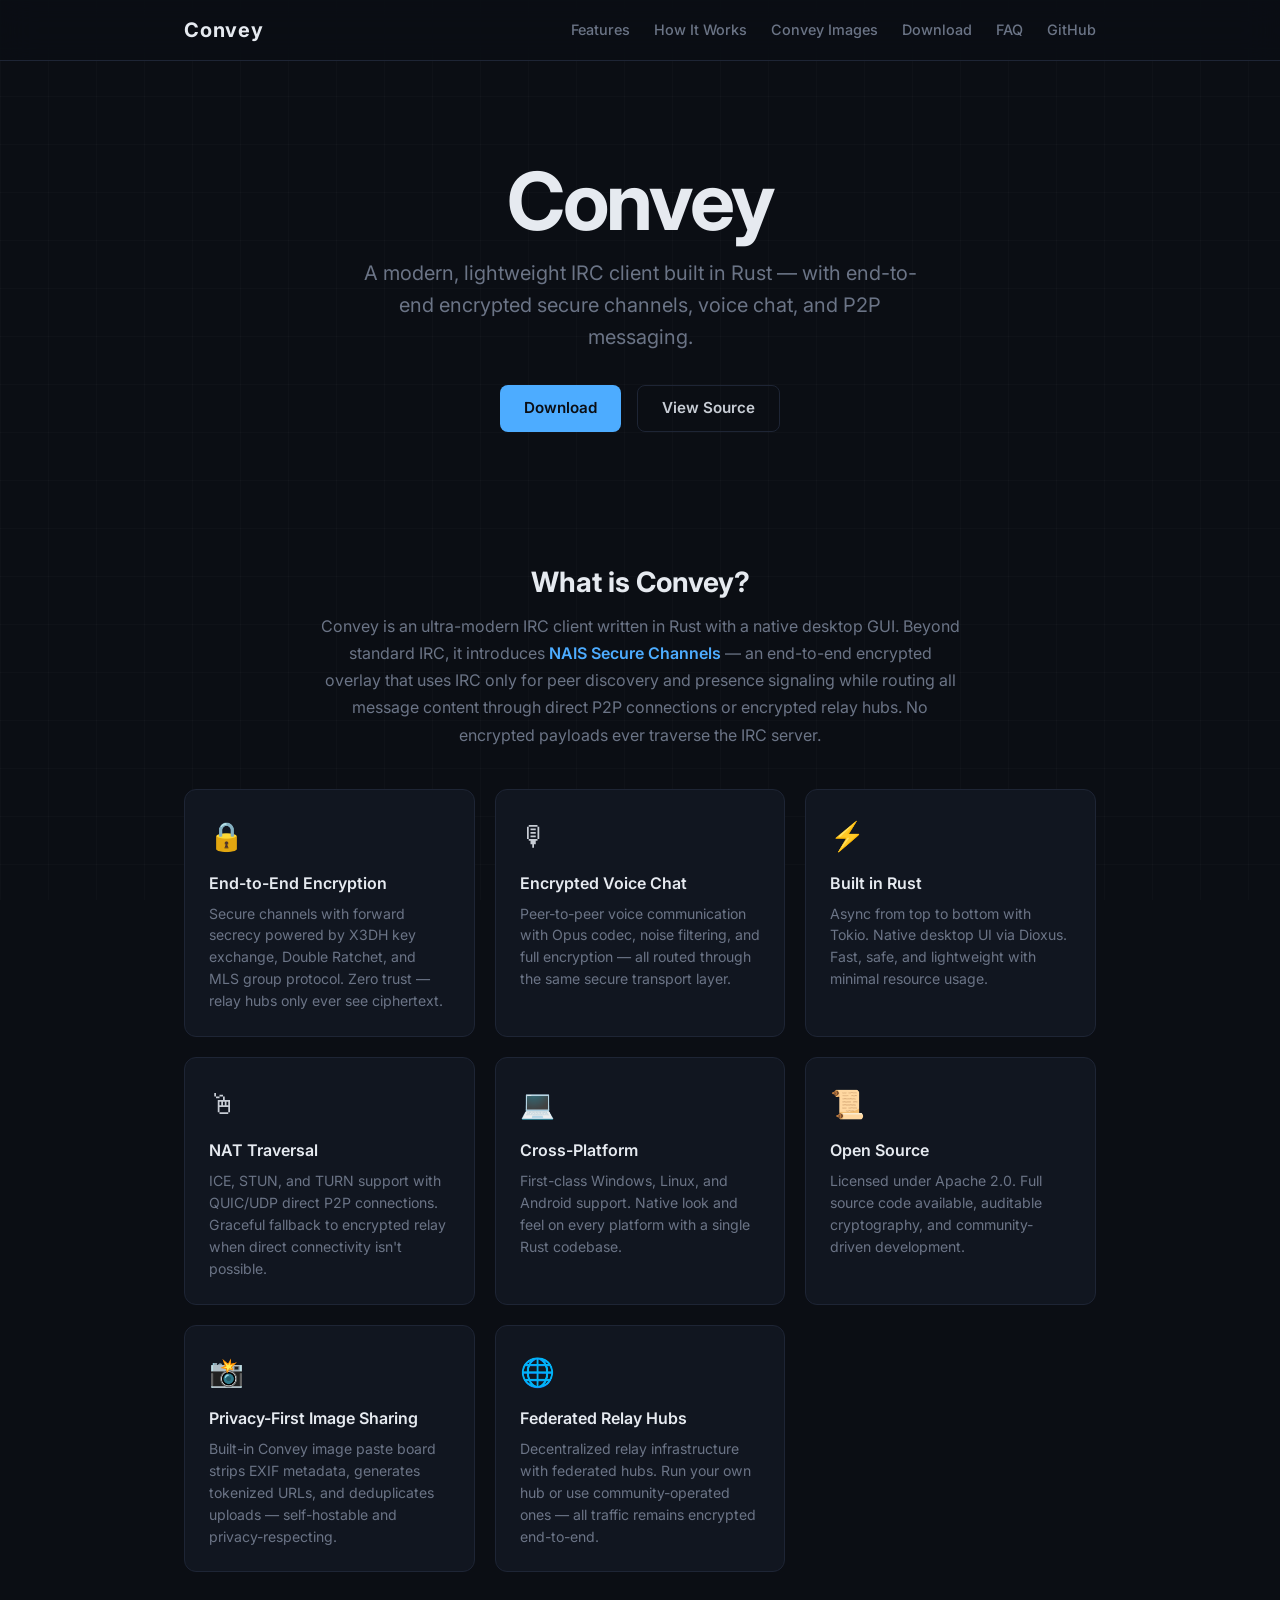
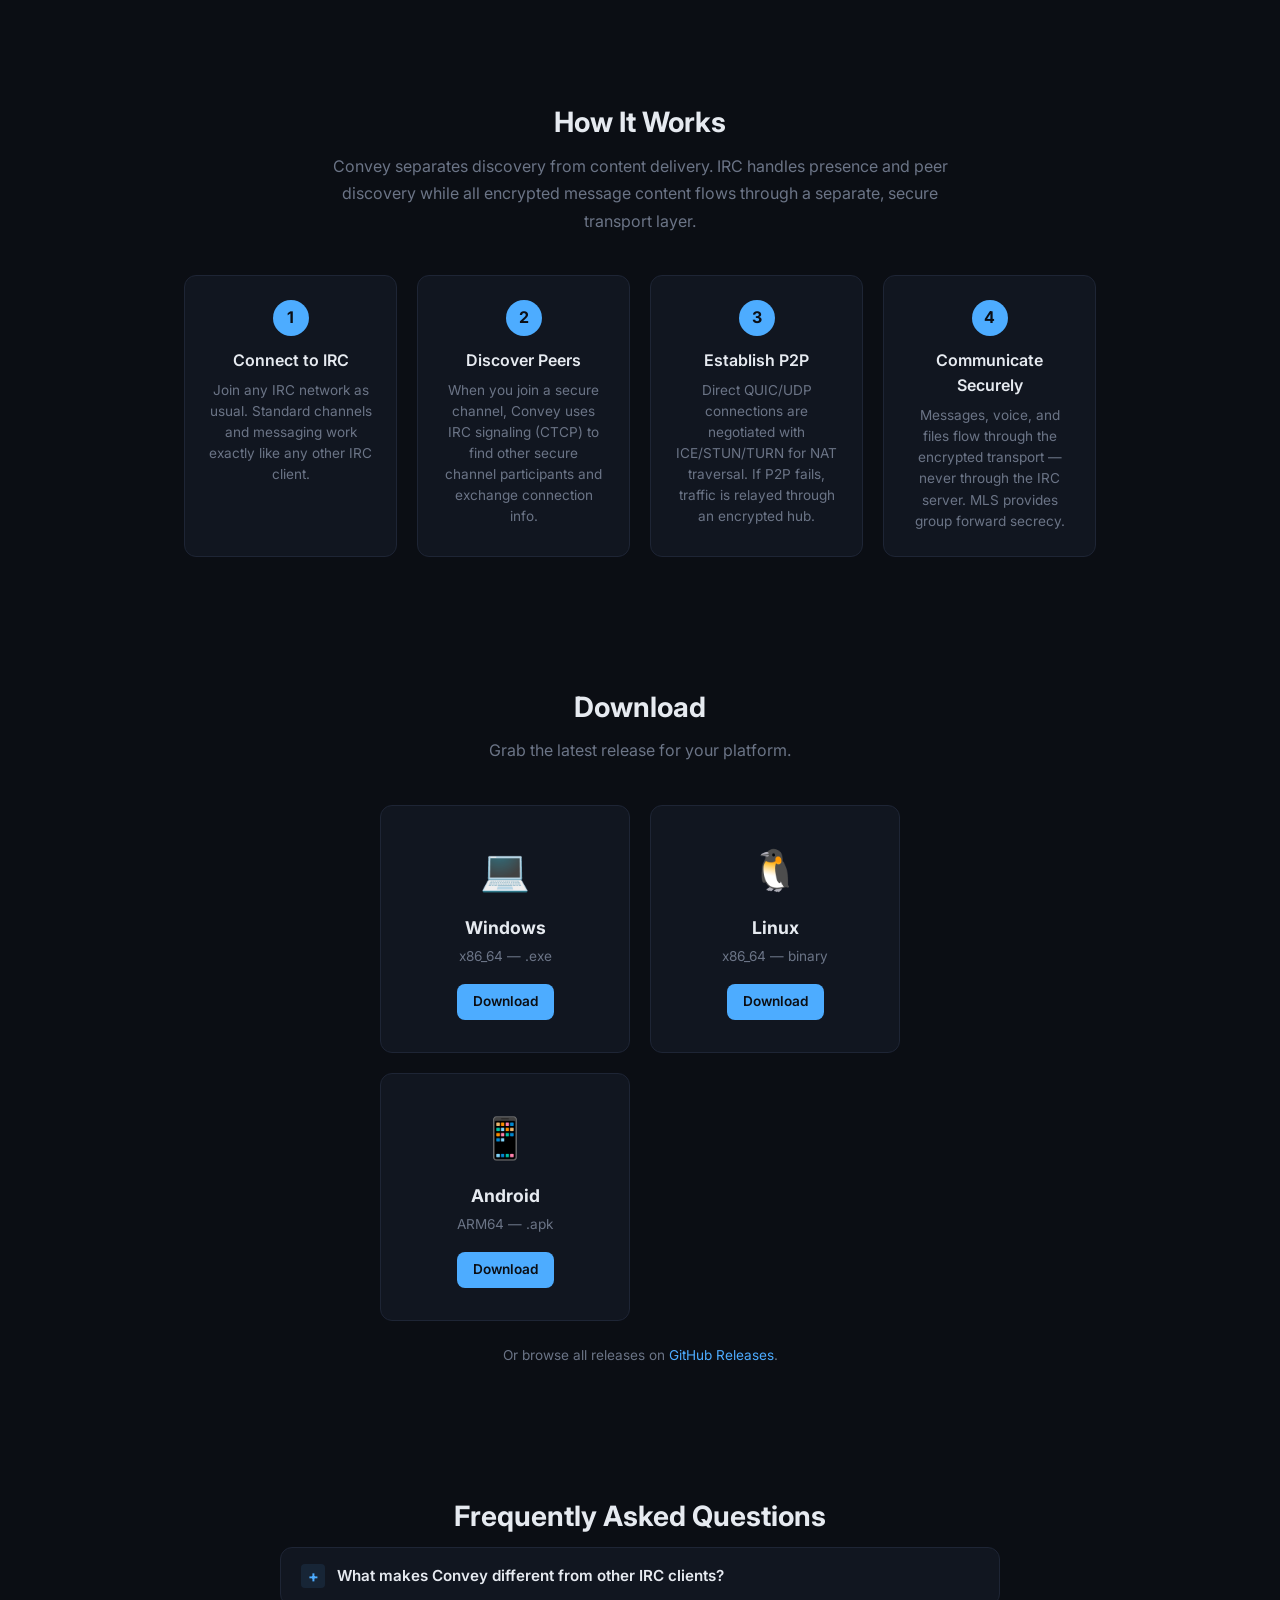
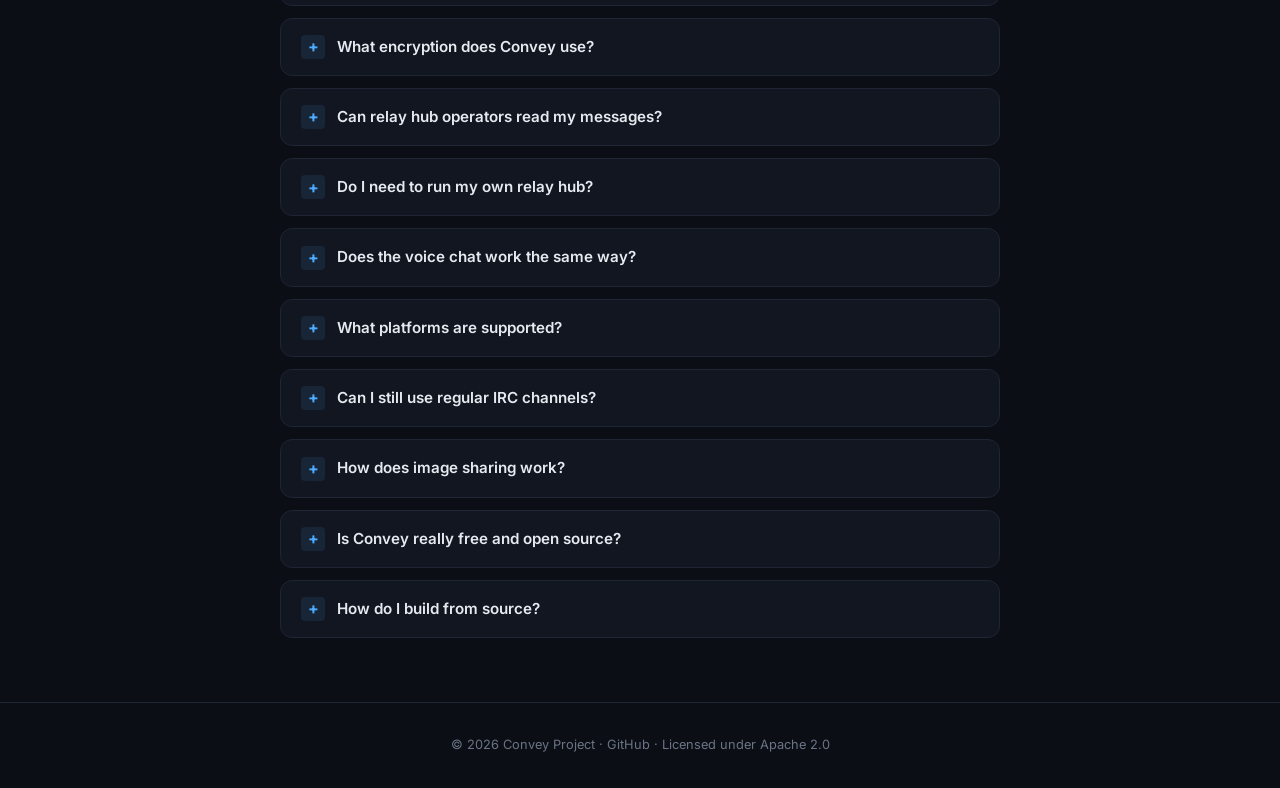
<file: website/index.html>
<!DOCTYPE html>
<html lang="en">
<head>
    <meta charset="UTF-8">
    <meta name="viewport" content="width=device-width, initial-scale=1.0">
    <title>Convey — Modern IRC Client with End-to-End Encrypted Secure Channels</title>
    <meta name="description" content="Convey is a modern, lightweight IRC client built in Rust with end-to-end encrypted secure channels, encrypted voice chat, P2P messaging, and NAT traversal.">

    <!-- Open Graph / Facebook -->
    <meta property="og:type" content="website">
    <meta property="og:title" content="Convey — Modern IRC Client with E2E Encryption">
    <meta property="og:description" content="A modern IRC client built in Rust with end-to-end encrypted secure channels, encrypted voice chat, and peer-to-peer messaging. Open source under Apache 2.0.">
    <meta property="og:image" content="https://github.com/slackin/NAIS/raw/main/website/og-image.png">
    <meta property="og:image:width" content="1200">
    <meta property="og:image:height" content="630">
    <meta property="og:image:alt" content="Convey — Modern IRC client with end-to-end encrypted secure channels">

    <!-- Twitter Card -->
    <meta name="twitter:card" content="summary_large_image">
    <meta name="twitter:title" content="Convey — Modern IRC Client with E2E Encryption">
    <meta name="twitter:description" content="A modern IRC client built in Rust with end-to-end encrypted secure channels, encrypted voice chat, and peer-to-peer messaging.">
    <meta name="twitter:image" content="https://github.com/slackin/NAIS/raw/main/website/og-image.png">
    <meta name="twitter:image:alt" content="Convey — Modern IRC client with end-to-end encrypted secure channels">

    <link rel="icon" href="../images/favicon.ico" type="image/x-icon">
    <link rel="stylesheet" href="style.css">
    <link rel="preconnect" href="https://fonts.googleapis.com">
    <link rel="preconnect" href="https://fonts.gstatic.com" crossorigin>
    <link href="https://fonts.googleapis.com/css2?family=Inter:wght@400;500;600;700&family=JetBrains+Mono:wght@400;500&display=swap" rel="stylesheet">
</head>
<body>
    <div class="bg-grid"></div>

    <header>
        <nav>
            <div class="logo">Convey</div>
            <div class="nav-links">
                <a href="#features">Features</a>
                <a href="#how-it-works">How It Works</a>
                <a href="convey-images.html">Convey Images</a>
                <a href="#download">Download</a>
                <a href="#faq">FAQ</a>
                <a href="https://github.com/slackin/NAIS" target="_blank" rel="noopener">GitHub</a>
            </div>
        </nav>
    </header>

    <main>
        <section class="hero">
            <div class="hero-content">
                <h1>Convey</h1>
                <p class="tagline">A modern, lightweight IRC client built in Rust — with end-to-end encrypted secure channels, voice chat, and P2P messaging.</p>
                <div class="hero-buttons">
                    <a href="#download" class="btn btn-primary">Download</a>
                    <a href="https://github.com/slackin/NAIS" class="btn btn-secondary" target="_blank" rel="noopener">View Source</a>
                </div>
            </div>
        </section>

        <section id="features" class="features">
            <h2>What is Convey?</h2>
            <p class="section-desc">
                Convey is an ultra-modern IRC client written in Rust with a native desktop GUI.
                Beyond standard IRC, it introduces <strong>NAIS Secure Channels</strong> — an
                end-to-end encrypted overlay that uses IRC only for peer discovery and presence
                signaling while routing all message content through direct P2P connections or
                encrypted relay hubs. No encrypted payloads ever traverse the IRC server.
            </p>

            <div class="feature-grid">
                <div class="feature-card">
                    <div class="feature-icon">&#128274;</div>
                    <h3>End-to-End Encryption</h3>
                    <p>Secure channels with forward secrecy powered by X3DH key exchange, Double Ratchet, and MLS group protocol. Zero trust — relay hubs only ever see ciphertext.</p>
                </div>
                <div class="feature-card">
                    <div class="feature-icon">&#127897;</div>
                    <h3>Encrypted Voice Chat</h3>
                    <p>Peer-to-peer voice communication with Opus codec, noise filtering, and full encryption — all routed through the same secure transport layer.</p>
                </div>
                <div class="feature-card">
                    <div class="feature-icon">&#9889;</div>
                    <h3>Built in Rust</h3>
                    <p>Async from top to bottom with Tokio. Native desktop UI via Dioxus. Fast, safe, and lightweight with minimal resource usage.</p>
                </div>
                <div class="feature-card">
                    <div class="feature-icon">&#128433;</div>
                    <h3>NAT Traversal</h3>
                    <p>ICE, STUN, and TURN support with QUIC/UDP direct P2P connections. Graceful fallback to encrypted relay when direct connectivity isn't possible.</p>
                </div>
                <div class="feature-card">
                    <div class="feature-icon">&#128187;</div>
                    <h3>Cross-Platform</h3>
                    <p>First-class Windows, Linux, and Android support. Native look and feel on every platform with a single Rust codebase.</p>
                </div>
                <div class="feature-card">
                    <div class="feature-icon">&#128220;</div>
                    <h3>Open Source</h3>
                    <p>Licensed under Apache 2.0. Full source code available, auditable cryptography, and community-driven development.</p>
                </div>
                <div class="feature-card">
                    <div class="feature-icon">&#128248;</div>
                    <h3>Privacy-First Image Sharing</h3>
                    <p>Built-in Convey image paste board strips EXIF metadata, generates tokenized URLs, and deduplicates uploads — self-hostable and privacy-respecting.</p>
                </div>
                <div class="feature-card">
                    <div class="feature-icon">&#127760;</div>
                    <h3>Federated Relay Hubs</h3>
                    <p>Decentralized relay infrastructure with federated hubs. Run your own hub or use community-operated ones — all traffic remains encrypted end-to-end.</p>
                </div>
            </div>
        </section>

        <section id="how-it-works" class="how-it-works">
            <h2>How It Works</h2>
            <p class="section-desc">
                Convey separates discovery from content delivery. IRC handles presence and peer
                discovery while all encrypted message content flows through a separate, secure transport layer.
            </p>

            <div class="steps-grid">
                <div class="step-card">
                    <div class="step-number">1</div>
                    <h3>Connect to IRC</h3>
                    <p>Join any IRC network as usual. Standard channels and messaging work exactly like any other IRC client.</p>
                </div>
                <div class="step-card">
                    <div class="step-number">2</div>
                    <h3>Discover Peers</h3>
                    <p>When you join a secure channel, Convey uses IRC signaling (CTCP) to find other secure channel participants and exchange connection info.</p>
                </div>
                <div class="step-card">
                    <div class="step-number">3</div>
                    <h3>Establish P2P</h3>
                    <p>Direct QUIC/UDP connections are negotiated with ICE/STUN/TURN for NAT traversal. If P2P fails, traffic is relayed through an encrypted hub.</p>
                </div>
                <div class="step-card">
                    <div class="step-number">4</div>
                    <h3>Communicate Securely</h3>
                    <p>Messages, voice, and files flow through the encrypted transport — never through the IRC server. MLS provides group forward secrecy.</p>
                </div>
            </div>
        </section>

        <section id="download" class="download">
            <h2>Download</h2>
            <p class="section-desc">Grab the latest release for your platform.</p>

            <div class="download-grid">
                <a href="https://github.com/slackin/NAIS/releases/latest/download/nais_client-windows-x86_64.exe" class="download-card">
                    <div class="download-icon">&#128187;</div>
                    <h3>Windows</h3>
                    <p>x86_64 — .exe</p>
                    <span class="btn btn-primary btn-sm">Download</span>
                </a>
                <a href="https://github.com/slackin/NAIS/releases/latest/download/nais_client-linux-x86_64" class="download-card">
                    <div class="download-icon">&#128039;</div>
                    <h3>Linux</h3>
                    <p>x86_64 — binary</p>
                    <span class="btn btn-primary btn-sm">Download</span>
                </a>
                <a href="https://github.com/slackin/NAIS/releases/latest/download/nais_client-android.apk" class="download-card">
                    <div class="download-icon">&#128241;</div>
                    <h3>Android</h3>
                    <p>ARM64 — .apk</p>
                    <span class="btn btn-primary btn-sm">Download</span>
                </a>
            </div>

            <p class="download-note">
                Or browse all releases on <a href="https://github.com/slackin/NAIS/releases" target="_blank" rel="noopener">GitHub Releases</a>.
            </p>
        </section>

        <section id="faq" class="faq">
            <h2>Frequently Asked Questions</h2>

            <div class="faq-list">
                <details class="faq-item">
                    <summary>What makes Convey different from other IRC clients?</summary>
                    <p>Convey layers <strong>NAIS Secure Channels</strong> on top of standard IRC. While you can use it as a regular IRC client, enabling a secure channel creates an encrypted overlay — IRC is only used for peer discovery, and all message content flows through direct P2P connections or encrypted relay hubs. No plaintext ever hits the IRC server for secure channels.</p>
                </details>

                <details class="faq-item">
                    <summary>What encryption does Convey use?</summary>
                    <p>Convey uses a layered encryption approach: <strong>X3DH</strong> (Extended Triple Diffie-Hellman) for initial key exchange, <strong>Double Ratchet</strong> for per-peer forward secrecy, and <strong>MLS</strong> (Messaging Layer Security) for group key management. Transport is secured with <strong>QUIC (TLS 1.3)</strong>. All cryptographic primitives use auditable, well-established libraries: X25519, Ed25519, ChaCha20-Poly1305, and HKDF-SHA256.</p>
                </details>

                <details class="faq-item">
                    <summary>Can relay hub operators read my messages?</summary>
                    <p>No. Relay hubs operate on a <strong>zero-trust</strong> model — they only ever see ciphertext. Messages are encrypted end-to-end before leaving your device. Even if a hub is compromised, past and future messages remain safe thanks to forward secrecy.</p>
                </details>

                <details class="faq-item">
                    <summary>Do I need to run my own relay hub?</summary>
                    <p>No. Convey attempts direct P2P connections first using ICE/STUN/TURN for NAT traversal. Relay hubs are only used as a fallback when direct connectivity isn't possible. You can use community-operated hubs, or run your own — the <a href="https://github.com/slackin/NAIS/tree/main/relay-hub" target="_blank" rel="noopener">relay-hub</a> is included in the source.</p>
                </details>

                <details class="faq-item">
                    <summary>Does the voice chat work the same way?</summary>
                    <p>Yes. Voice chat uses the same encrypted transport as text messages — Opus-encoded audio with noise filtering, fully encrypted and routed through the secure P2P or relay layer. Voice is never sent through the IRC server.</p>
                </details>

                <details class="faq-item">
                    <summary>What platforms are supported?</summary>
                    <p>Convey runs on <strong>Windows</strong> (x86_64), <strong>Linux</strong> (x86_64), and <strong>Android</strong> (ARM64). The UI is built with Dioxus, giving native performance on all platforms from a single Rust codebase.</p>
                </details>

                <details class="faq-item">
                    <summary>Can I still use regular IRC channels?</summary>
                    <p>Absolutely. Convey is a fully-featured IRC client first. Standard IRC channels, private messages, and all the usual IRC features work normally. Secure channels are an opt-in addition — you choose when to use them.</p>
                </details>

                <details class="faq-item">
                    <summary>How does image sharing work?</summary>
                    <p>Convey includes an integrated image paste board service (<strong>Convey Images</strong>) that strips EXIF metadata, generates randomized tokenized URLs, and deduplicates uploads. You can self-host it or use a community instance. Shared images go through the paste board service so they're accessible via URL in both regular and secure channels.</p>
                </details>

                <details class="faq-item">
                    <summary>Is Convey really free and open source?</summary>
                    <p>Yes. Convey is licensed under <strong>Apache 2.0</strong>. The full source code — including the client, relay hub, secure channel service, and image paste board — is available on <a href="https://github.com/slackin/NAIS" target="_blank" rel="noopener">GitHub</a>. All cryptography is auditable and uses well-known libraries.</p>
                </details>

                <details class="faq-item">
                    <summary>How do I build from source?</summary>
                    <p>Clone the repository and run <code>cargo build --release</code>. Convey is a standard Rust project with a Cargo workspace. See the <a href="https://github.com/slackin/NAIS" target="_blank" rel="noopener">README</a> for detailed build instructions and dependencies.</p>
                </details>
            </div>
        </section>
    </main>

    <footer>
        <p>&copy; 2026 Convey Project &middot; <a href="https://github.com/slackin/NAIS" target="_blank" rel="noopener">GitHub</a> &middot; Licensed under Apache 2.0</p>
    </footer>
</body>
</html>
</file>
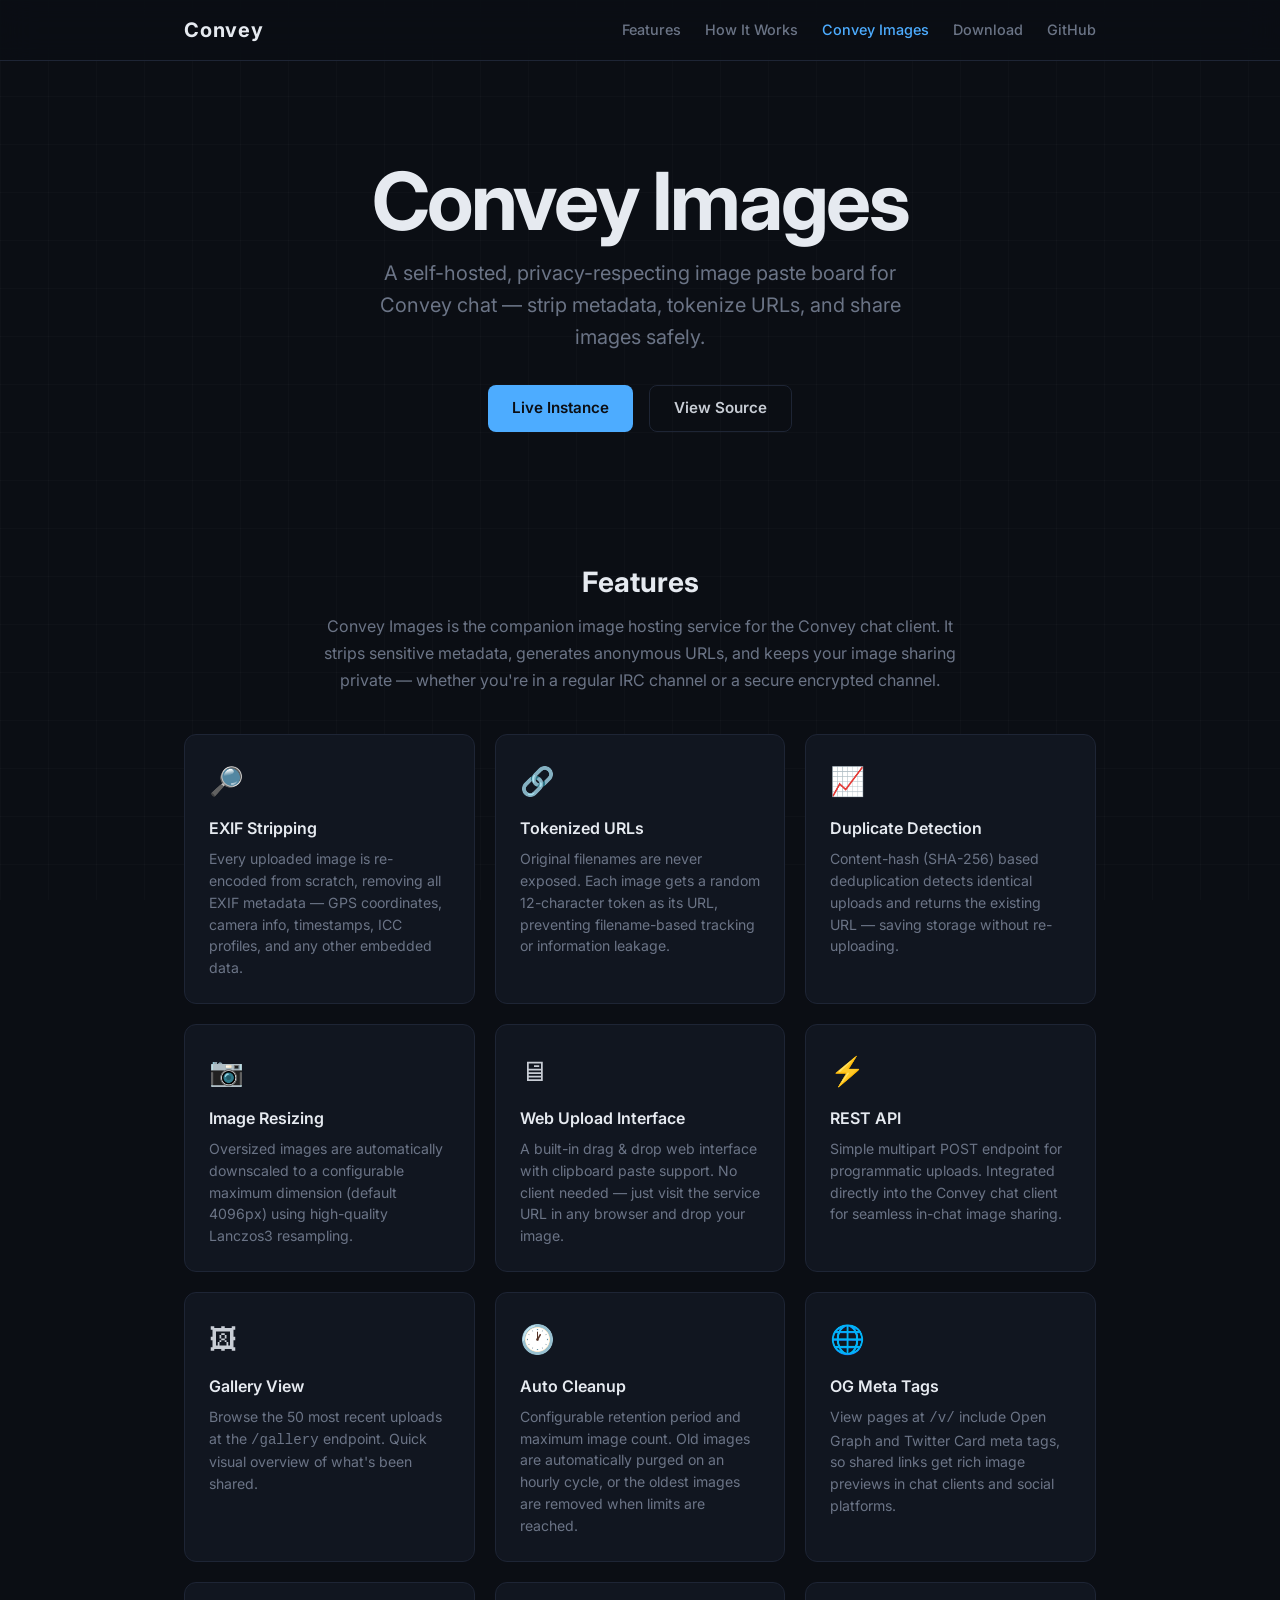
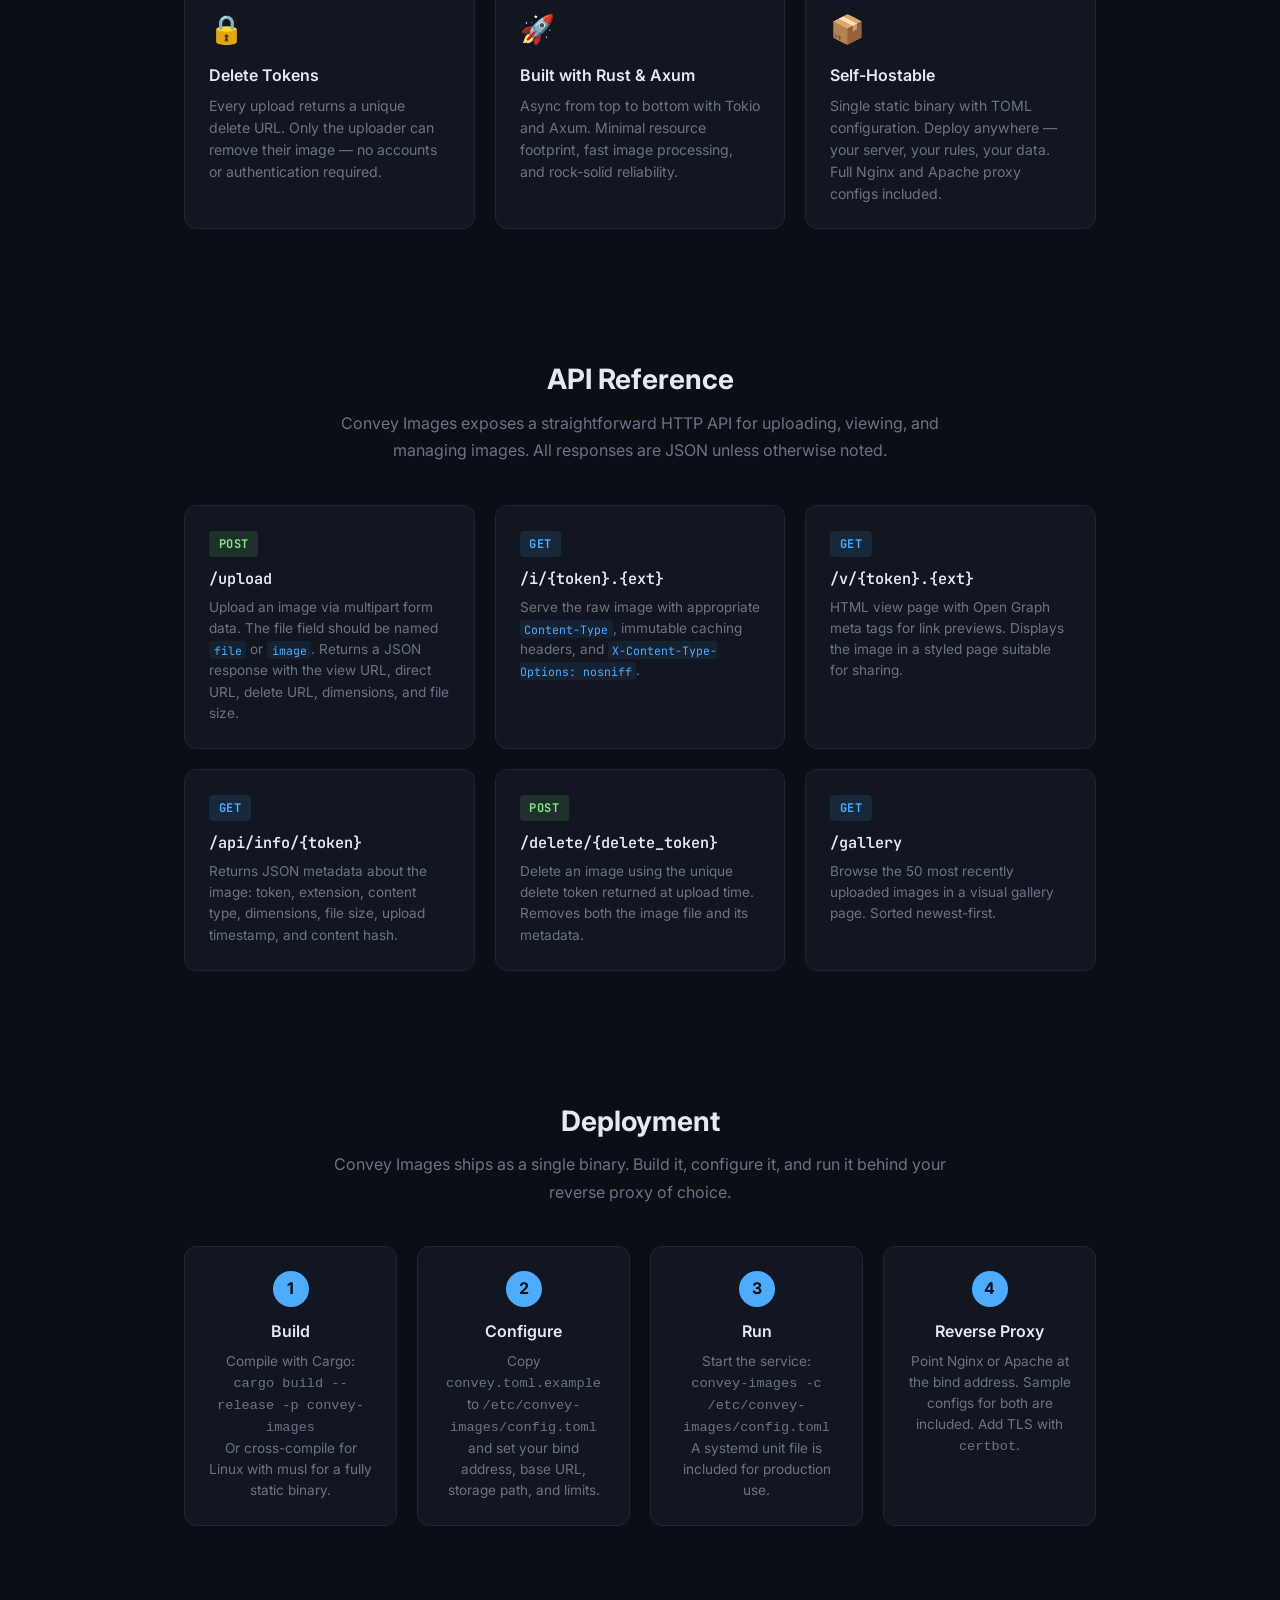
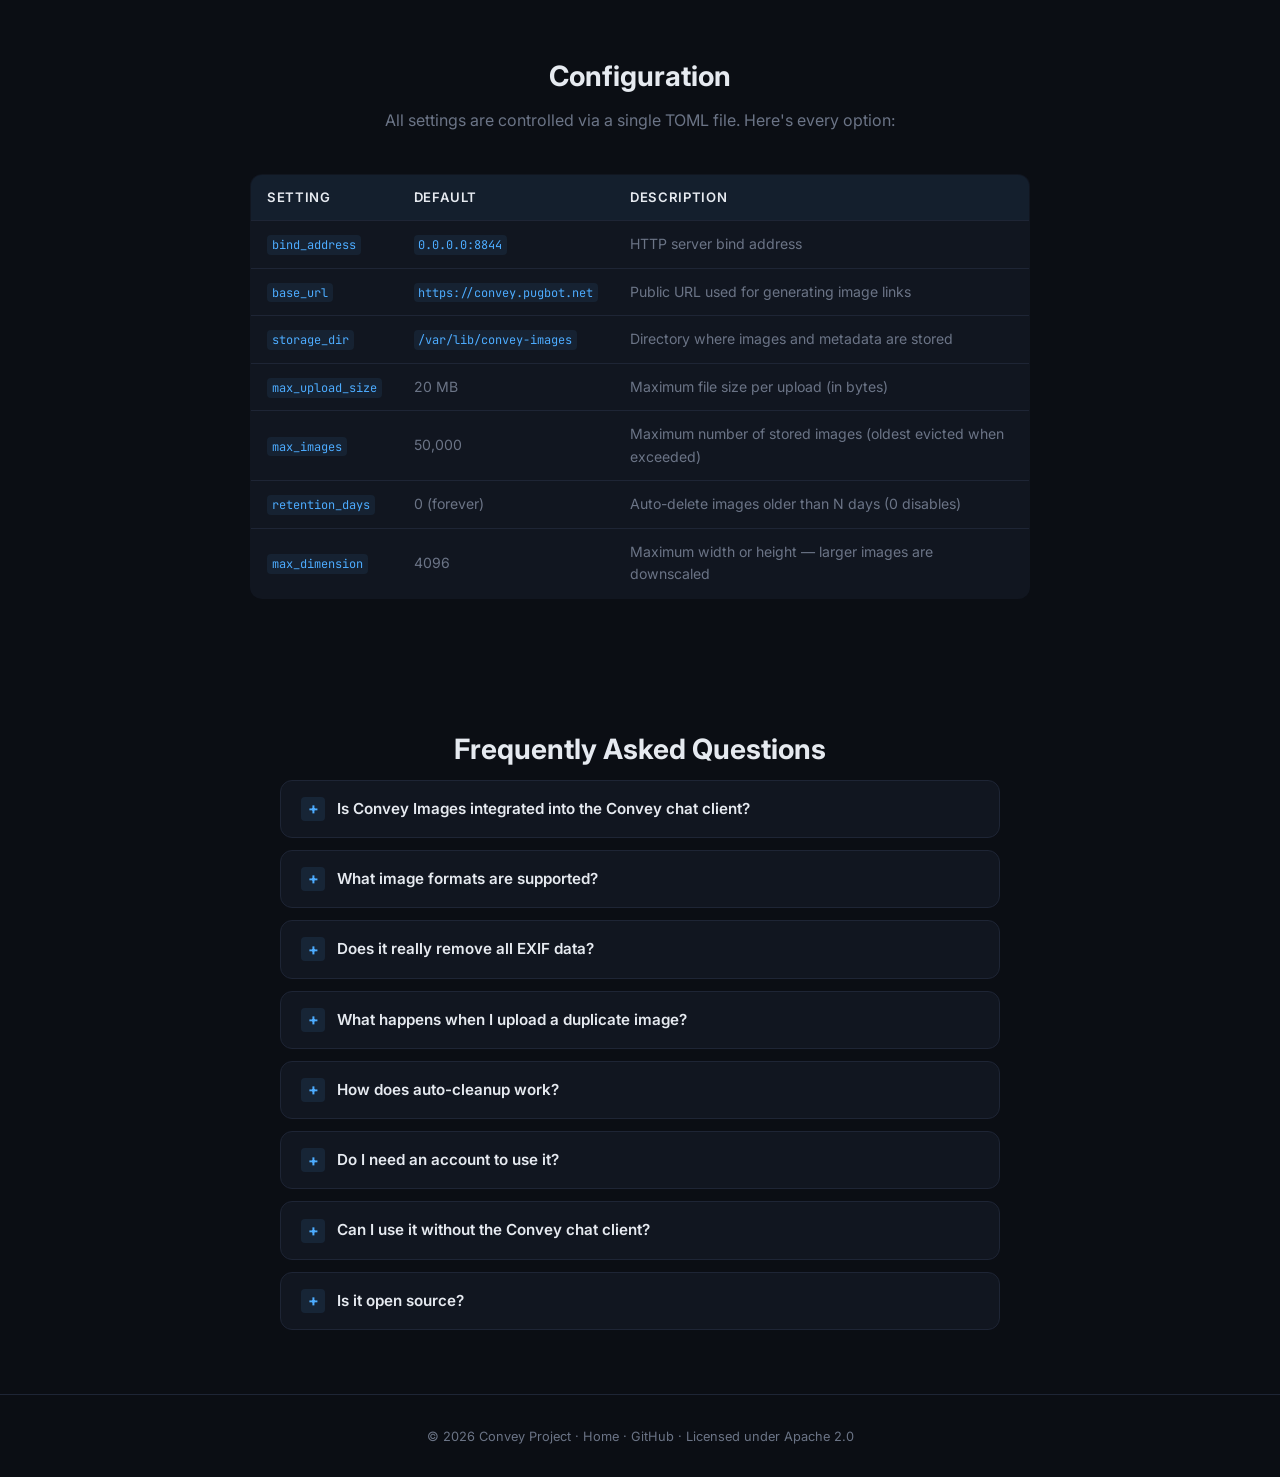
<file: website/convey-images.html>
<!DOCTYPE html>
<html lang="en">
<head>
    <meta charset="UTF-8">
    <meta name="viewport" content="width=device-width, initial-scale=1.0">
    <title>Convey Images — Privacy-Respecting Image Hosting for Convey Chat</title>
    <meta name="description" content="Convey Images is a self-hosted, privacy-first image paste board with EXIF stripping, tokenized URLs, duplicate detection, and automatic cleanup.">

    <!-- Open Graph / Facebook -->
    <meta property="og:type" content="website">
    <meta property="og:title" content="Convey Images — Privacy-Respecting Image Hosting">
    <meta property="og:description" content="Self-hosted image paste board with EXIF stripping, tokenized URLs, duplicate detection, and auto cleanup. Built in Rust with Axum.">
    <meta property="og:image" content="https://github.com/slackin/NAIS/raw/main/website/og-image.png">

    <!-- Twitter Card -->
    <meta name="twitter:card" content="summary_large_image">
    <meta name="twitter:title" content="Convey Images — Privacy-Respecting Image Hosting">
    <meta name="twitter:description" content="Self-hosted image paste board with EXIF stripping, tokenized URLs, duplicate detection, and auto cleanup. Built in Rust with Axum.">
    <meta name="twitter:image" content="https://github.com/slackin/NAIS/raw/main/website/og-image.png">

    <link rel="icon" href="../images/favicon.ico" type="image/x-icon">
    <link rel="stylesheet" href="style.css">
    <link rel="preconnect" href="https://fonts.googleapis.com">
    <link rel="preconnect" href="https://fonts.gstatic.com" crossorigin>
    <link href="https://fonts.googleapis.com/css2?family=Inter:wght@400;500;600;700&family=JetBrains+Mono:wght@400;500&display=swap" rel="stylesheet">
</head>
<body>
    <div class="bg-grid"></div>

    <header>
        <nav>
            <a href="index.html" class="logo">Convey</a>
            <div class="nav-links">
                <a href="index.html#features">Features</a>
                <a href="index.html#how-it-works">How It Works</a>
                <a href="convey-images.html" class="nav-active">Convey Images</a>
                <a href="index.html#download">Download</a>
                <a href="https://github.com/slackin/NAIS" target="_blank" rel="noopener">GitHub</a>
            </div>
        </nav>
    </header>

    <main>
        <section class="hero">
            <div class="hero-content">
                <h1>Convey Images</h1>
                <p class="tagline">A self-hosted, privacy-respecting image paste board for Convey chat — strip metadata, tokenize URLs, and share images safely.</p>
                <div class="hero-buttons">
                    <a href="https://convey.pugbot.net" class="btn btn-primary" target="_blank" rel="noopener">Live Instance</a>
                    <a href="https://github.com/slackin/NAIS/tree/main/convey" class="btn btn-secondary" target="_blank" rel="noopener">View Source</a>
                </div>
            </div>
        </section>

        <section id="features" class="features">
            <h2>Features</h2>
            <p class="section-desc">
                Convey Images is the companion image hosting service for the Convey chat client.
                It strips sensitive metadata, generates anonymous URLs, and keeps your image sharing private —
                whether you're in a regular IRC channel or a secure encrypted channel.
            </p>

            <div class="feature-grid">
                <div class="feature-card">
                    <div class="feature-icon">&#128270;</div>
                    <h3>EXIF Stripping</h3>
                    <p>Every uploaded image is re-encoded from scratch, removing all EXIF metadata — GPS coordinates, camera info, timestamps, ICC profiles, and any other embedded data.</p>
                </div>
                <div class="feature-card">
                    <div class="feature-icon">&#128279;</div>
                    <h3>Tokenized URLs</h3>
                    <p>Original filenames are never exposed. Each image gets a random 12-character token as its URL, preventing filename-based tracking or information leakage.</p>
                </div>
                <div class="feature-card">
                    <div class="feature-icon">&#128200;</div>
                    <h3>Duplicate Detection</h3>
                    <p>Content-hash (SHA-256) based deduplication detects identical uploads and returns the existing URL — saving storage without re-uploading.</p>
                </div>
                <div class="feature-card">
                    <div class="feature-icon">&#128247;</div>
                    <h3>Image Resizing</h3>
                    <p>Oversized images are automatically downscaled to a configurable maximum dimension (default 4096px) using high-quality Lanczos3 resampling.</p>
                </div>
                <div class="feature-card">
                    <div class="feature-icon">&#128421;</div>
                    <h3>Web Upload Interface</h3>
                    <p>A built-in drag & drop web interface with clipboard paste support. No client needed — just visit the service URL in any browser and drop your image.</p>
                </div>
                <div class="feature-card">
                    <div class="feature-icon">&#9889;</div>
                    <h3>REST API</h3>
                    <p>Simple multipart POST endpoint for programmatic uploads. Integrated directly into the Convey chat client for seamless in-chat image sharing.</p>
                </div>
                <div class="feature-card">
                    <div class="feature-icon">&#128444;</div>
                    <h3>Gallery View</h3>
                    <p>Browse the 50 most recent uploads at the <code>/gallery</code> endpoint. Quick visual overview of what's been shared.</p>
                </div>
                <div class="feature-card">
                    <div class="feature-icon">&#128336;</div>
                    <h3>Auto Cleanup</h3>
                    <p>Configurable retention period and maximum image count. Old images are automatically purged on an hourly cycle, or the oldest images are removed when limits are reached.</p>
                </div>
                <div class="feature-card">
                    <div class="feature-icon">&#127760;</div>
                    <h3>OG Meta Tags</h3>
                    <p>View pages at <code>/v/</code> include Open Graph and Twitter Card meta tags, so shared links get rich image previews in chat clients and social platforms.</p>
                </div>
                <div class="feature-card">
                    <div class="feature-icon">&#128274;</div>
                    <h3>Delete Tokens</h3>
                    <p>Every upload returns a unique delete URL. Only the uploader can remove their image — no accounts or authentication required.</p>
                </div>
                <div class="feature-card">
                    <div class="feature-icon">&#128640;</div>
                    <h3>Built with Rust &amp; Axum</h3>
                    <p>Async from top to bottom with Tokio and Axum. Minimal resource footprint, fast image processing, and rock-solid reliability.</p>
                </div>
                <div class="feature-card">
                    <div class="feature-icon">&#128230;</div>
                    <h3>Self-Hostable</h3>
                    <p>Single static binary with TOML configuration. Deploy anywhere — your server, your rules, your data. Full Nginx and Apache proxy configs included.</p>
                </div>
            </div>
        </section>

        <section id="api" class="how-it-works">
            <h2>API Reference</h2>
            <p class="section-desc">
                Convey Images exposes a straightforward HTTP API for uploading, viewing, and managing images.
                All responses are JSON unless otherwise noted.
            </p>

            <div class="api-grid">
                <div class="api-card">
                    <div class="api-method post">POST</div>
                    <h3>/upload</h3>
                    <p>Upload an image via multipart form data. The file field should be named <code>file</code> or <code>image</code>. Returns a JSON response with the view URL, direct URL, delete URL, dimensions, and file size.</p>
                </div>
                <div class="api-card">
                    <div class="api-method get">GET</div>
                    <h3>/i/{token}.{ext}</h3>
                    <p>Serve the raw image with appropriate <code>Content-Type</code>, immutable caching headers, and <code>X-Content-Type-Options: nosniff</code>.</p>
                </div>
                <div class="api-card">
                    <div class="api-method get">GET</div>
                    <h3>/v/{token}.{ext}</h3>
                    <p>HTML view page with Open Graph meta tags for link previews. Displays the image in a styled page suitable for sharing.</p>
                </div>
                <div class="api-card">
                    <div class="api-method get">GET</div>
                    <h3>/api/info/{token}</h3>
                    <p>Returns JSON metadata about the image: token, extension, content type, dimensions, file size, upload timestamp, and content hash.</p>
                </div>
                <div class="api-card">
                    <div class="api-method post">POST</div>
                    <h3>/delete/{delete_token}</h3>
                    <p>Delete an image using the unique delete token returned at upload time. Removes both the image file and its metadata.</p>
                </div>
                <div class="api-card">
                    <div class="api-method get">GET</div>
                    <h3>/gallery</h3>
                    <p>Browse the 50 most recently uploaded images in a visual gallery page. Sorted newest-first.</p>
                </div>
            </div>
        </section>

        <section id="deploy" class="features">
            <h2>Deployment</h2>
            <p class="section-desc">
                Convey Images ships as a single binary. Build it, configure it, and run it behind your reverse proxy of choice.
            </p>

            <div class="steps-grid">
                <div class="step-card">
                    <div class="step-number">1</div>
                    <h3>Build</h3>
                    <p>Compile with Cargo:<br><code>cargo build --release -p convey-images</code><br>Or cross-compile for Linux with musl for a fully static binary.</p>
                </div>
                <div class="step-card">
                    <div class="step-number">2</div>
                    <h3>Configure</h3>
                    <p>Copy <code>convey.toml.example</code> to <code>/etc/convey-images/config.toml</code> and set your bind address, base URL, storage path, and limits.</p>
                </div>
                <div class="step-card">
                    <div class="step-number">3</div>
                    <h3>Run</h3>
                    <p>Start the service:<br><code>convey-images -c /etc/convey-images/config.toml</code><br>A systemd unit file is included for production use.</p>
                </div>
                <div class="step-card">
                    <div class="step-number">4</div>
                    <h3>Reverse Proxy</h3>
                    <p>Point Nginx or Apache at the bind address. Sample configs for both are included. Add TLS with <code>certbot</code>.</p>
                </div>
            </div>
        </section>

        <section id="config" class="faq">
            <h2>Configuration</h2>
            <p class="section-desc">
                All settings are controlled via a single TOML file. Here's every option:
            </p>

            <div class="config-table-wrap">
                <table class="config-table">
                    <thead>
                        <tr>
                            <th>Setting</th>
                            <th>Default</th>
                            <th>Description</th>
                        </tr>
                    </thead>
                    <tbody>
                        <tr>
                            <td><code>bind_address</code></td>
                            <td><code>0.0.0.0:8844</code></td>
                            <td>HTTP server bind address</td>
                        </tr>
                        <tr>
                            <td><code>base_url</code></td>
                            <td><code>https://convey.pugbot.net</code></td>
                            <td>Public URL used for generating image links</td>
                        </tr>
                        <tr>
                            <td><code>storage_dir</code></td>
                            <td><code>/var/lib/convey-images</code></td>
                            <td>Directory where images and metadata are stored</td>
                        </tr>
                        <tr>
                            <td><code>max_upload_size</code></td>
                            <td>20 MB</td>
                            <td>Maximum file size per upload (in bytes)</td>
                        </tr>
                        <tr>
                            <td><code>max_images</code></td>
                            <td>50,000</td>
                            <td>Maximum number of stored images (oldest evicted when exceeded)</td>
                        </tr>
                        <tr>
                            <td><code>retention_days</code></td>
                            <td>0 (forever)</td>
                            <td>Auto-delete images older than N days (0 disables)</td>
                        </tr>
                        <tr>
                            <td><code>max_dimension</code></td>
                            <td>4096</td>
                            <td>Maximum width or height — larger images are downscaled</td>
                        </tr>
                    </tbody>
                </table>
            </div>
        </section>

        <section id="faq-ci" class="faq">
            <h2>Frequently Asked Questions</h2>

            <div class="faq-list">
                <details class="faq-item">
                    <summary>Is Convey Images integrated into the Convey chat client?</summary>
                    <p>Yes. When you paste or attach an image in Convey, the client uploads it to your configured Convey Images instance via the <code>POST /upload</code> API and automatically shares the resulting URL in chat.</p>
                </details>

                <details class="faq-item">
                    <summary>What image formats are supported?</summary>
                    <p>JPEG, PNG, GIF, and WebP are all accepted. GIF and WebP images are re-encoded as PNG to ensure complete metadata stripping. JPEG images are re-encoded as JPEG.</p>
                </details>

                <details class="faq-item">
                    <summary>Does it really remove all EXIF data?</summary>
                    <p>Yes. Images are fully decoded and then re-encoded from the raw pixel data. This removes <strong>all</strong> embedded metadata — EXIF, GPS coordinates, camera make/model, timestamps, ICC color profiles, and any other chunks. Nothing survives re-encoding.</p>
                </details>

                <details class="faq-item">
                    <summary>What happens when I upload a duplicate image?</summary>
                    <p>Convey Images computes a SHA-256 hash of the processed image. If an identical image already exists, it returns the existing URL instead of creating a new entry — saving storage space and bandwidth.</p>
                </details>

                <details class="faq-item">
                    <summary>How does auto-cleanup work?</summary>
                    <p>If <code>retention_days</code> is set (non-zero), a background task runs every hour and deletes images older than the configured retention period. Additionally, when <code>max_images</code> is reached, the oldest image is removed to make room for new uploads.</p>
                </details>

                <details class="faq-item">
                    <summary>Do I need an account to use it?</summary>
                    <p>No. Convey Images requires no authentication for uploading or viewing. Each upload returns a unique delete token that only the uploader receives — that's the only way to remove an image.</p>
                </details>

                <details class="faq-item">
                    <summary>Can I use it without the Convey chat client?</summary>
                    <p>Absolutely. The web interface supports drag & drop, file picker, and clipboard paste. You can also use any HTTP client or <code>curl</code> to upload via the API:<br><code>curl -F "file=@photo.jpg" https://convey.pugbot.net/upload</code></p>
                </details>

                <details class="faq-item">
                    <summary>Is it open source?</summary>
                    <p>Yes. Convey Images is part of the <a href="https://github.com/slackin/NAIS" target="_blank" rel="noopener">NAIS project</a>, licensed under <strong>Apache 2.0</strong>. The full source is in the <a href="https://github.com/slackin/NAIS/tree/main/convey" target="_blank" rel="noopener">convey/</a> directory.</p>
                </details>
            </div>
        </section>
    </main>

    <footer>
        <p>&copy; 2026 Convey Project &middot; <a href="index.html">Home</a> &middot; <a href="https://github.com/slackin/NAIS" target="_blank" rel="noopener">GitHub</a> &middot; Licensed under Apache 2.0</p>
    </footer>
</body>
</html>
</file>
<file: website/style.css>
/* ── Reset & Base ── */
*, *::before, *::after { margin: 0; padding: 0; box-sizing: border-box; }

:root {
    --bg:          #0b0e14;
    --bg-card:     #111620;
    --bg-card-hover: #161c28;
    --border:      #1e2535;
    --text:        #c8cdd5;
    --text-muted:  #6b7486;
    --heading:     #e6eaf0;
    --accent:      #4dacff;
    --accent-dim:  #2a6fb5;
    --accent-glow: rgba(77, 172, 255, .15);
    --radius:      12px;
    --radius-sm:   8px;
    --font-sans:   'Inter', -apple-system, BlinkMacSystemFont, 'Segoe UI', sans-serif;
    --font-mono:   'JetBrains Mono', 'Fira Code', monospace;
}

html { scroll-behavior: smooth; }

body {
    font-family: var(--font-sans);
    background: var(--bg);
    color: var(--text);
    line-height: 1.6;
    overflow-x: hidden;
    -webkit-font-smoothing: antialiased;
}

a { color: var(--accent); text-decoration: none; transition: color .2s; }
a:hover { color: #7cc4ff; }

/* ── Subtle grid background ── */
.bg-grid {
    position: fixed; inset: 0; z-index: -1; pointer-events: none;
    background-image:
        linear-gradient(rgba(255,255,255,.02) 1px, transparent 1px),
        linear-gradient(90deg, rgba(255,255,255,.02) 1px, transparent 1px);
    background-size: 48px 48px;
}

/* ── Navigation ── */
header {
    position: sticky; top: 0; z-index: 100;
    backdrop-filter: blur(16px);
    background: rgba(11, 14, 20, .8);
    border-bottom: 1px solid var(--border);
}

nav {
    max-width: 960px;
    margin: 0 auto;
    padding: 0 1.5rem;
    height: 60px;
    display: flex;
    align-items: center;
    justify-content: space-between;
}

.logo {
    font-weight: 700;
    font-size: 1.25rem;
    color: var(--heading);
    letter-spacing: .04em;
}

.nav-links { display: flex; gap: 1.5rem; }
.nav-links a { color: var(--text-muted); font-size: .9rem; font-weight: 500; }
.nav-links a:hover { color: var(--heading); }

/* ── Buttons ── */
.btn {
    display: inline-flex;
    align-items: center;
    justify-content: center;
    padding: .65rem 1.5rem;
    border-radius: var(--radius-sm);
    font-weight: 600;
    font-size: .95rem;
    transition: all .2s;
    cursor: pointer;
    border: none;
    text-decoration: none;
}

.btn-primary {
    background: var(--accent);
    color: var(--bg);
}
.btn-primary:hover {
    background: #7cc4ff;
    color: var(--bg);
    box-shadow: 0 0 24px var(--accent-glow);
}

.btn-secondary {
    background: transparent;
    color: var(--text);
    border: 1px solid var(--border);
}
.btn-secondary:hover {
    border-color: var(--accent-dim);
    color: var(--heading);
}

.btn-sm { padding: .45rem 1rem; font-size: .85rem; }

/* ── Hero ── */
.hero {
    max-width: 960px;
    margin: 0 auto;
    padding: 6rem 1.5rem 4rem;
    text-align: center;
}

.hero h1 {
    font-size: clamp(3rem, 8vw, 5rem);
    font-weight: 700;
    color: var(--heading);
    letter-spacing: -.03em;
    line-height: 1.1;
    margin-bottom: .75rem;
}

.tagline {
    font-size: clamp(1rem, 2.5vw, 1.25rem);
    color: var(--text-muted);
    max-width: 560px;
    margin: 0 auto 2rem;
}

.hero-buttons { display: flex; gap: 1rem; justify-content: center; flex-wrap: wrap; }

/* ── Section shared ── */
section { max-width: 960px; margin: 0 auto; padding: 4rem 1.5rem; }

h2 {
    font-size: 1.75rem;
    font-weight: 700;
    color: var(--heading);
    text-align: center;
    margin-bottom: .5rem;
}

.section-desc {
    max-width: 640px;
    margin: 0 auto 2.5rem;
    text-align: center;
    color: var(--text-muted);
    line-height: 1.7;
}

.section-desc strong { color: var(--accent); font-weight: 600; }

/* ── Feature Grid ── */
.feature-grid {
    display: grid;
    grid-template-columns: repeat(auto-fill, minmax(270px, 1fr));
    gap: 1.25rem;
}

.feature-card {
    background: var(--bg-card);
    border: 1px solid var(--border);
    border-radius: var(--radius);
    padding: 1.5rem;
    transition: border-color .25s, transform .25s;
}
.feature-card:hover {
    border-color: var(--accent-dim);
    transform: translateY(-2px);
}

.feature-icon { font-size: 1.75rem; margin-bottom: .75rem; }

.feature-card h3 {
    font-size: 1rem;
    font-weight: 600;
    color: var(--heading);
    margin-bottom: .4rem;
}

.feature-card p { font-size: .88rem; color: var(--text-muted); line-height: 1.55; }

/* ── Download Grid ── */
.download-grid {
    display: grid;
    grid-template-columns: repeat(auto-fill, minmax(220px, 1fr));
    gap: 1.25rem;
    max-width: 520px;
    margin: 0 auto 1.5rem;
}

.download-card {
    display: flex;
    flex-direction: column;
    align-items: center;
    text-align: center;
    background: var(--bg-card);
    border: 1px solid var(--border);
    border-radius: var(--radius);
    padding: 2rem 1.5rem;
    transition: border-color .25s, transform .25s;
    text-decoration: none;
}
.download-card:hover {
    border-color: var(--accent-dim);
    transform: translateY(-2px);
}

.download-icon { font-size: 2.5rem; margin-bottom: .75rem; }

.download-card h3 { color: var(--heading); margin-bottom: .25rem; font-size: 1.1rem; }
.download-card p  { color: var(--text-muted); font-size: .85rem; margin-bottom: 1rem; }

.download-note {
    text-align: center;
    font-size: .85rem;
    color: var(--text-muted);
}

/* ── How It Works Steps ── */
.steps-grid {
    display: grid;
    grid-template-columns: repeat(auto-fill, minmax(200px, 1fr));
    gap: 1.25rem;
}

.step-card {
    background: var(--bg-card);
    border: 1px solid var(--border);
    border-radius: var(--radius);
    padding: 1.5rem;
    text-align: center;
    transition: border-color .25s, transform .25s;
}
.step-card:hover {
    border-color: var(--accent-dim);
    transform: translateY(-2px);
}

.step-number {
    display: inline-flex;
    align-items: center;
    justify-content: center;
    width: 2.25rem;
    height: 2.25rem;
    border-radius: 50%;
    background: var(--accent);
    color: var(--bg);
    font-weight: 700;
    font-size: 1rem;
    margin-bottom: .75rem;
}

.step-card h3 {
    font-size: 1rem;
    font-weight: 600;
    color: var(--heading);
    margin-bottom: .4rem;
}

.step-card p { font-size: .85rem; color: var(--text-muted); line-height: 1.55; }

/* ── FAQ ── */
.faq-list {
    max-width: 720px;
    margin: 0 auto;
    display: flex;
    flex-direction: column;
    gap: .75rem;
}

.faq-item {
    background: var(--bg-card);
    border: 1px solid var(--border);
    border-radius: var(--radius);
    transition: border-color .25s;
}
.faq-item:hover,
.faq-item[open] {
    border-color: var(--accent-dim);
}

.faq-item summary {
    padding: 1rem 1.25rem;
    font-weight: 600;
    font-size: .95rem;
    color: var(--heading);
    cursor: pointer;
    list-style: none;
    display: flex;
    align-items: center;
    gap: .75rem;
}

.faq-item summary::before {
    content: '+';
    display: inline-flex;
    align-items: center;
    justify-content: center;
    width: 1.5rem;
    height: 1.5rem;
    border-radius: 4px;
    background: rgba(77, 172, 255, .1);
    color: var(--accent);
    font-size: 1rem;
    font-weight: 700;
    flex-shrink: 0;
    transition: transform .2s;
}

.faq-item[open] summary::before {
    content: '\2212';
}

.faq-item summary::-webkit-details-marker { display: none; }

.faq-item p {
    padding: 0 1.25rem 1.25rem 3.25rem;
    font-size: .88rem;
    color: var(--text-muted);
    line-height: 1.65;
}

.faq-item p strong { color: var(--accent); font-weight: 600; }

.faq-item p code {
    background: rgba(77, 172, 255, .08);
    color: var(--accent);
    padding: .15em .4em;
    border-radius: 4px;
    font-family: var(--font-mono);
    font-size: .85em;
}

/* ── Footer ── */
footer {
    border-top: 1px solid var(--border);
    text-align: center;
    padding: 2rem 1.5rem;
    font-size: .8rem;
    color: var(--text-muted);
}

footer a { color: var(--text-muted); }
footer a:hover { color: var(--accent); }

/* ── Active nav link ── */
.nav-active { color: var(--accent) !important; }

/* ── API Cards ── */
.api-grid {
    display: grid;
    grid-template-columns: repeat(auto-fill, minmax(280px, 1fr));
    gap: 1.25rem;
}

.api-card {
    background: var(--bg-card);
    border: 1px solid var(--border);
    border-radius: var(--radius);
    padding: 1.5rem;
    transition: border-color .25s, transform .25s;
}
.api-card:hover {
    border-color: var(--accent-dim);
    transform: translateY(-2px);
}

.api-method {
    display: inline-block;
    padding: .2rem .6rem;
    border-radius: 4px;
    font-family: var(--font-mono);
    font-size: .75rem;
    font-weight: 700;
    letter-spacing: .04em;
    margin-bottom: .6rem;
}

.api-method.get {
    background: rgba(77, 172, 255, .12);
    color: var(--accent);
}

.api-method.post {
    background: rgba(130, 230, 130, .12);
    color: #82e682;
}

.api-card h3 {
    font-size: .95rem;
    font-weight: 600;
    font-family: var(--font-mono);
    color: var(--heading);
    margin-bottom: .4rem;
}

.api-card p {
    font-size: .85rem;
    color: var(--text-muted);
    line-height: 1.55;
}

.api-card p code {
    background: rgba(77, 172, 255, .08);
    color: var(--accent);
    padding: .15em .4em;
    border-radius: 4px;
    font-family: var(--font-mono);
    font-size: .85em;
}

/* ── Config Table ── */
.config-table-wrap {
    max-width: 780px;
    margin: 0 auto;
    overflow-x: auto;
}

.config-table {
    width: 100%;
    border-collapse: collapse;
    background: var(--bg-card);
    border: 1px solid var(--border);
    border-radius: var(--radius);
    overflow: hidden;
    font-size: .88rem;
}

.config-table th,
.config-table td {
    padding: .75rem 1rem;
    text-align: left;
    border-bottom: 1px solid var(--border);
}

.config-table thead th {
    background: rgba(77, 172, 255, .06);
    color: var(--heading);
    font-weight: 600;
    font-size: .82rem;
    text-transform: uppercase;
    letter-spacing: .05em;
}

.config-table tbody tr:last-child td {
    border-bottom: none;
}

.config-table tbody tr:hover {
    background: var(--bg-card-hover);
}

.config-table td { color: var(--text-muted); }

.config-table code {
    background: rgba(77, 172, 255, .08);
    color: var(--accent);
    padding: .15em .4em;
    border-radius: 4px;
    font-family: var(--font-mono);
    font-size: .85em;
}

/* ── Mobile ── */
@media (max-width: 600px) {
    nav { padding: 0 1rem; }
    .nav-links { gap: .75rem; font-size: .8rem; }
    .hero { padding: 4rem 1rem 3rem; }
    section { padding: 3rem 1rem; }
    .feature-grid { grid-template-columns: 1fr; }
    .steps-grid { grid-template-columns: 1fr 1fr; }
    .download-grid { grid-template-columns: 1fr; max-width: 300px; }
    .faq-item summary { font-size: .88rem; }
}

@media (max-width: 400px) {
    .steps-grid { grid-template-columns: 1fr; }
}
</file>
